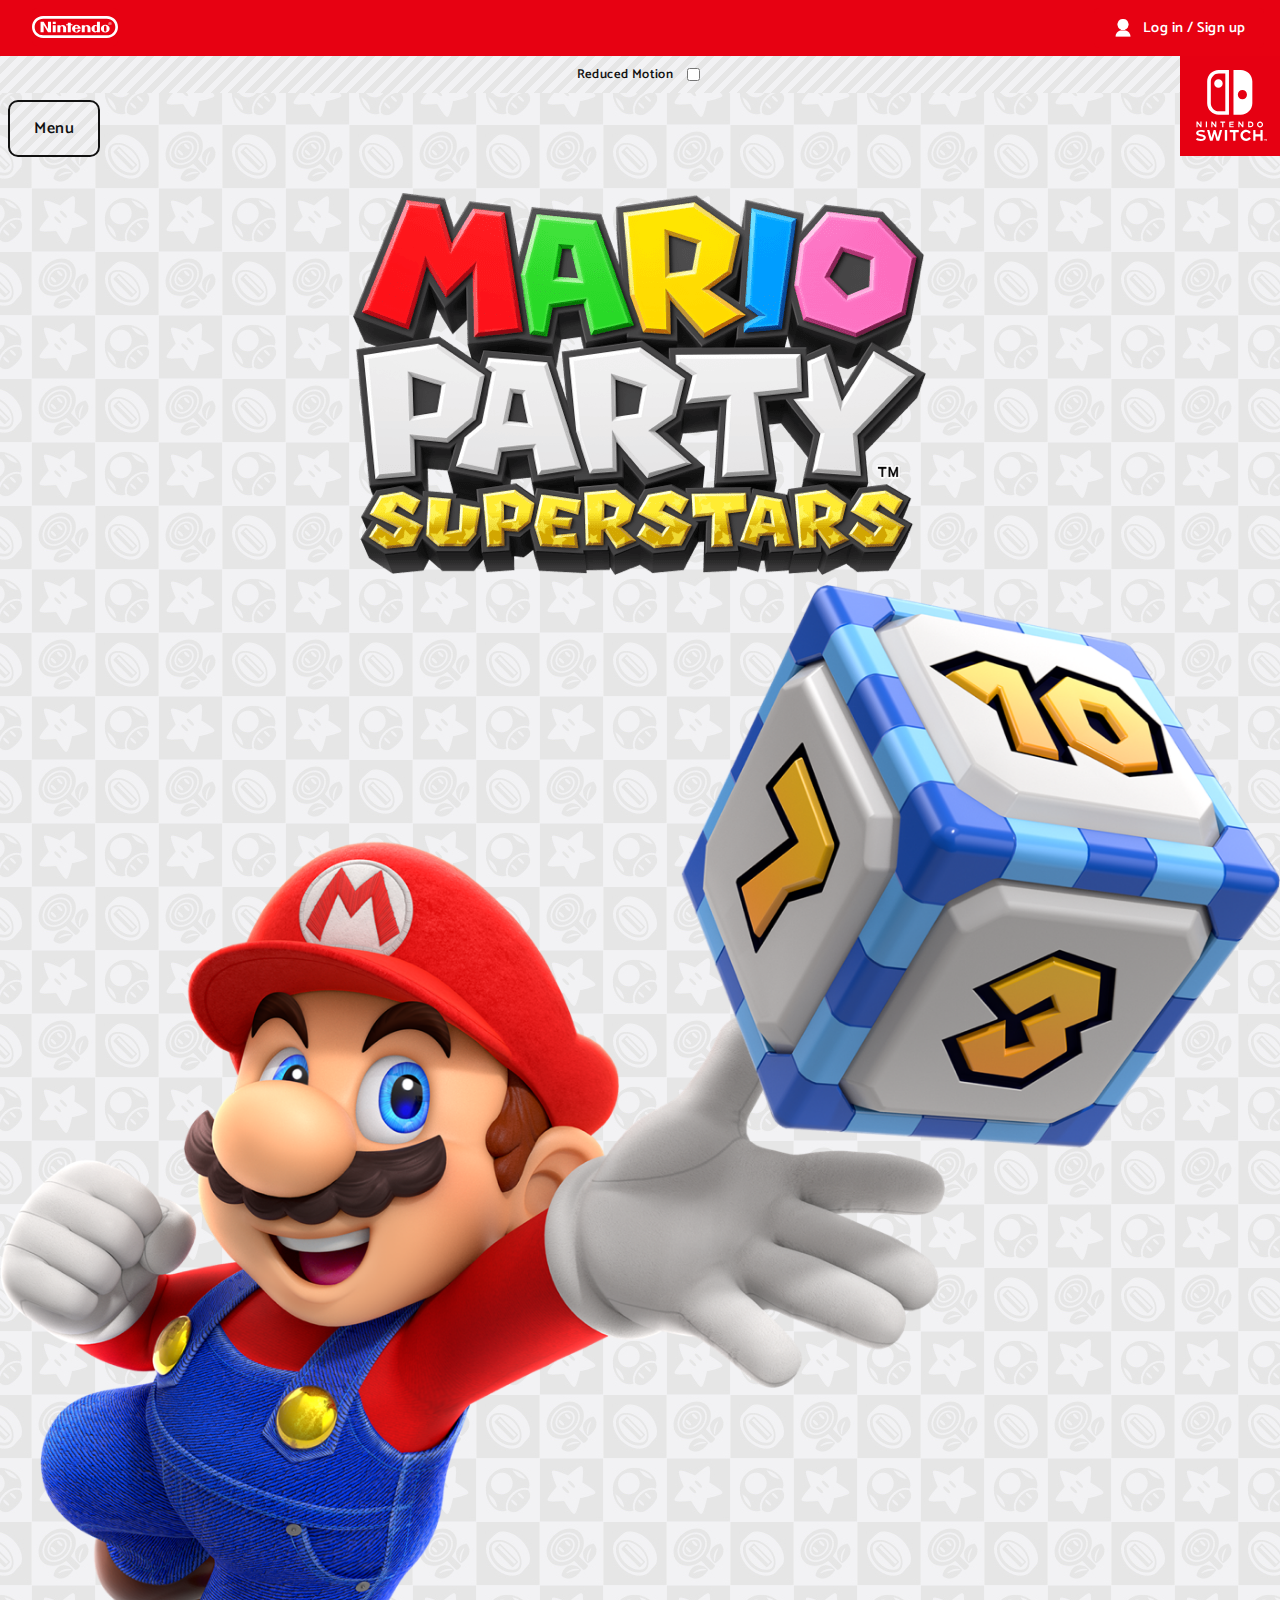
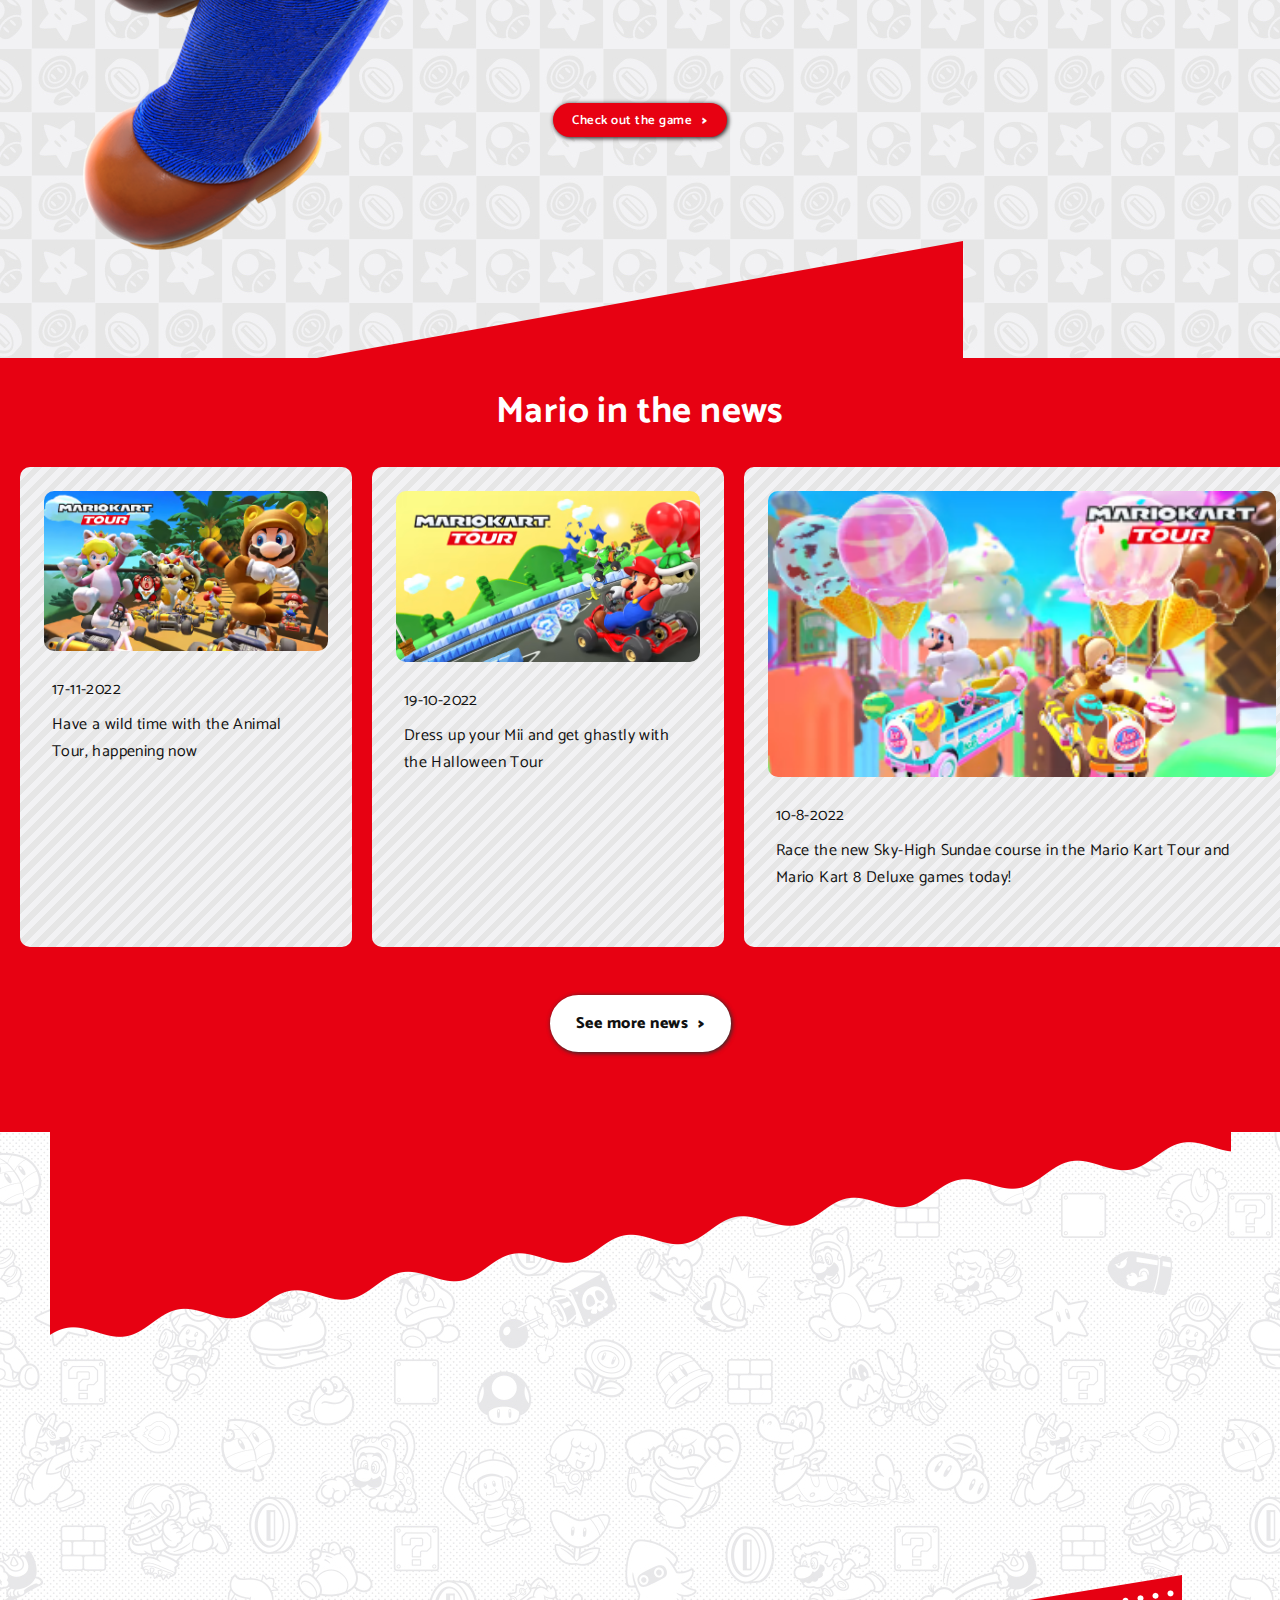
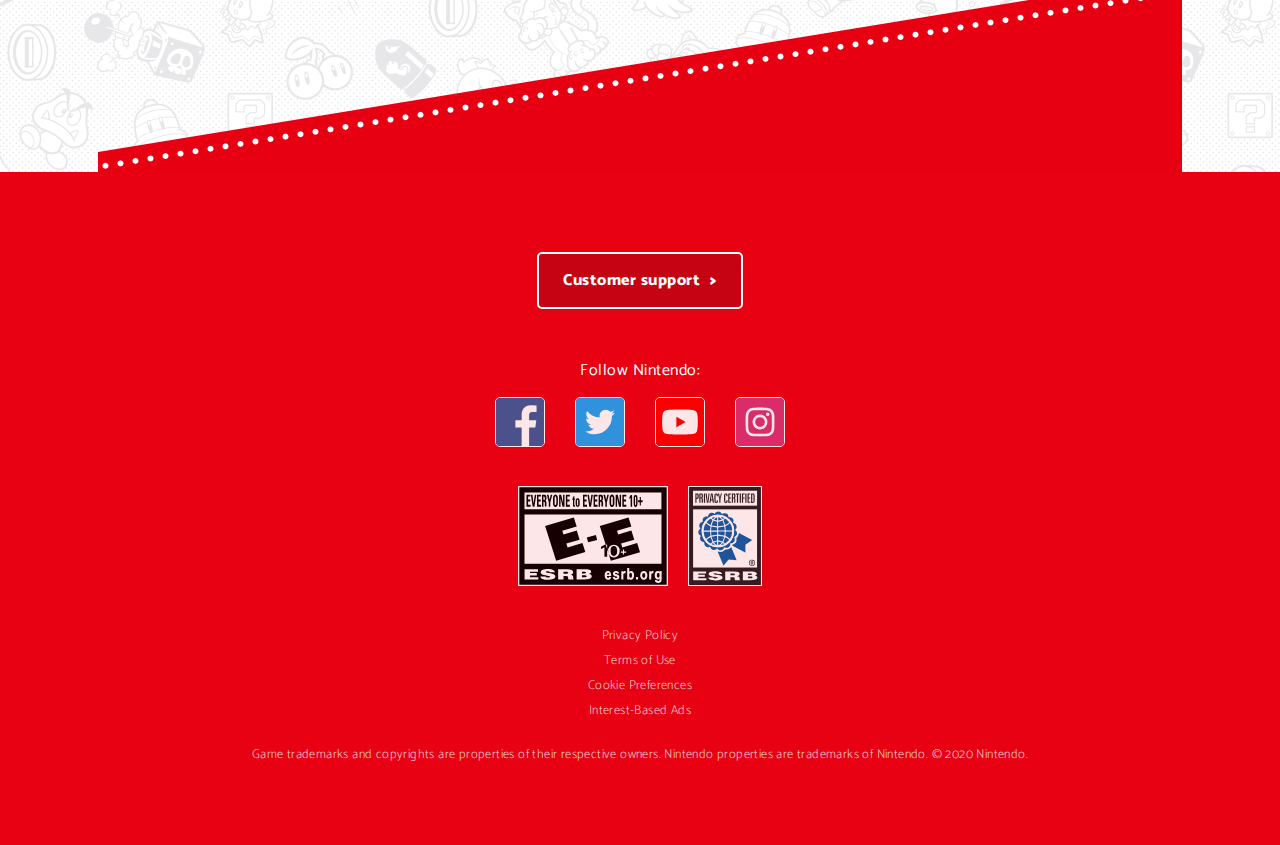
<file: index.html>
<!-- HTML Document -->
<!-- Dit is een kopie van de website van https://mario.nintendo.com -->

<!doctype html>
<html lang="nl">
	
<head>
	<meta charset="UTF-8">
	<meta name="author" content="aleid-vliegers">
	<meta name="viewport" content="width=device-width, initial-scale=1">
	
	<title>Mario Bros Nintendo</title>
	
	<link href="styles/style.css" rel="stylesheet">
	<link rel="icon" type="image/png" href="images/favicon.png">
</head>

<body>
	<header>
		<nav>
			<ul>
				<li>
					<a href="index.html"><img src="images/nintendo-logo.svg" alt="nintendo logo"></a>
				</li>
				<li>
					<a><img src="images/user-icon2.png" alt="gebruikers icon"><span>Log in / Sign up</span></a>
				</li>
			</ul>
		</nav>
		<nav>
			<label for="check">Reduced Motion</label><input type="checkbox" id="check"> 
			<!-- Bron: https://www.w3schools.com/tags/att_input_type_checkbox.asp -->
			<img src="images/switch.svg" alt="switch image">
			<button>Menu</button>
			<ul>
				<li><a href="index.html">Home</a></li>
				<li><a href="characters.html">Mario History</a></li>
				<li><a href="characters.html">Characters</a></li>
				<li><a href="characters.html">News</a></li>
				<li><img src="images/mario-head.png" alt="mario image"></li>
			</ul>
		</nav>
	</header>

	<main class="index">
		<section>
			<img src="images/mpss.png" alt="mario party image">		
			<img src="images/mario-party.png" alt="mario image">
			<a href="characters.html">Check out the game<span>></span></a>
			<img src="images/bg-straight-1.2.png" alt="achtergrond aanvulling image">
		</section>
		<section>
			<h1>Mario in the news</h1>
			<ul>
				<li>
					<img src="images/index-cards-1.avif" alt="mario in the news image">
					<time>17-11-2022</time>
					<p>Have a wild time with the Animal Tour, happening now</p>
				</li>
				<li>
					<img src="images/index-cards-2.avif" alt="mario in the news image">
					<time>19-10-2022</time>
					<p>Dress up your Mii and get ghastly with the Halloween Tour</p>
				</li>
				<li>
					<img src="images/index-cards-3.avif" alt="mario in the news image">
					<time>10-8-2022</time>
					<p>Race the new Sky-High Sundae course in the Mario Kart Tour and Mario Kart 8 Deluxe games today!</p>
				</li>
			</ul>
			<a href="characters.html">See more news<span>></span></a>
			<img src="images/bg-ribbel-1.png" alt="achtergrond aanvulling image">
		</section>
		<section>
			<img src="images/bg-stipjes.png" alt="achtergrond aanvulling image">
		</section>
	</main>

	<footer>
		<a href="characters.html">Customer support<span>></span></a>
		<h2>Follow Nintendo:</h2>
		<ul>
			<li>
				<img src="images/logo-facebook.svg" alt="facebook icon">
			</li>
			<li>
				<img src="images/logo-twitter.svg" alt="twitter icon">
			</li>
			<li>
				<img src="images/logo-youtube.svg" alt="youtube icon">
			</li>
			<li>
				<img src="images/logo-instagram.svg" alt="instagram icon">
			</li>
		</ul>
		<ul>
			<li>
				<img src="images/en-e-e10.svg" alt="everyone to everyone 10+ image">
			</li>
			<li>
				<img src="images/logo-esrb-privacy-certified.svg" alt="privacy certified image">
			</li>
		</ul>
		<ul>
			<li>Privacy Policy</li>
			<li>Terms of Use</li>
			<li>Cookie Preferences</li>
			<li>Interest-Based Ads</li>
			<li>Game trademarks and copyrights are properties of their respective owners. Nintendo properties are trademarks of Nintendo. © 2020 Nintendo.</li>
		</ul>
	</footer>

	<script defer src="scripts/script.js"></script>
</body>
	
</html>
</file>
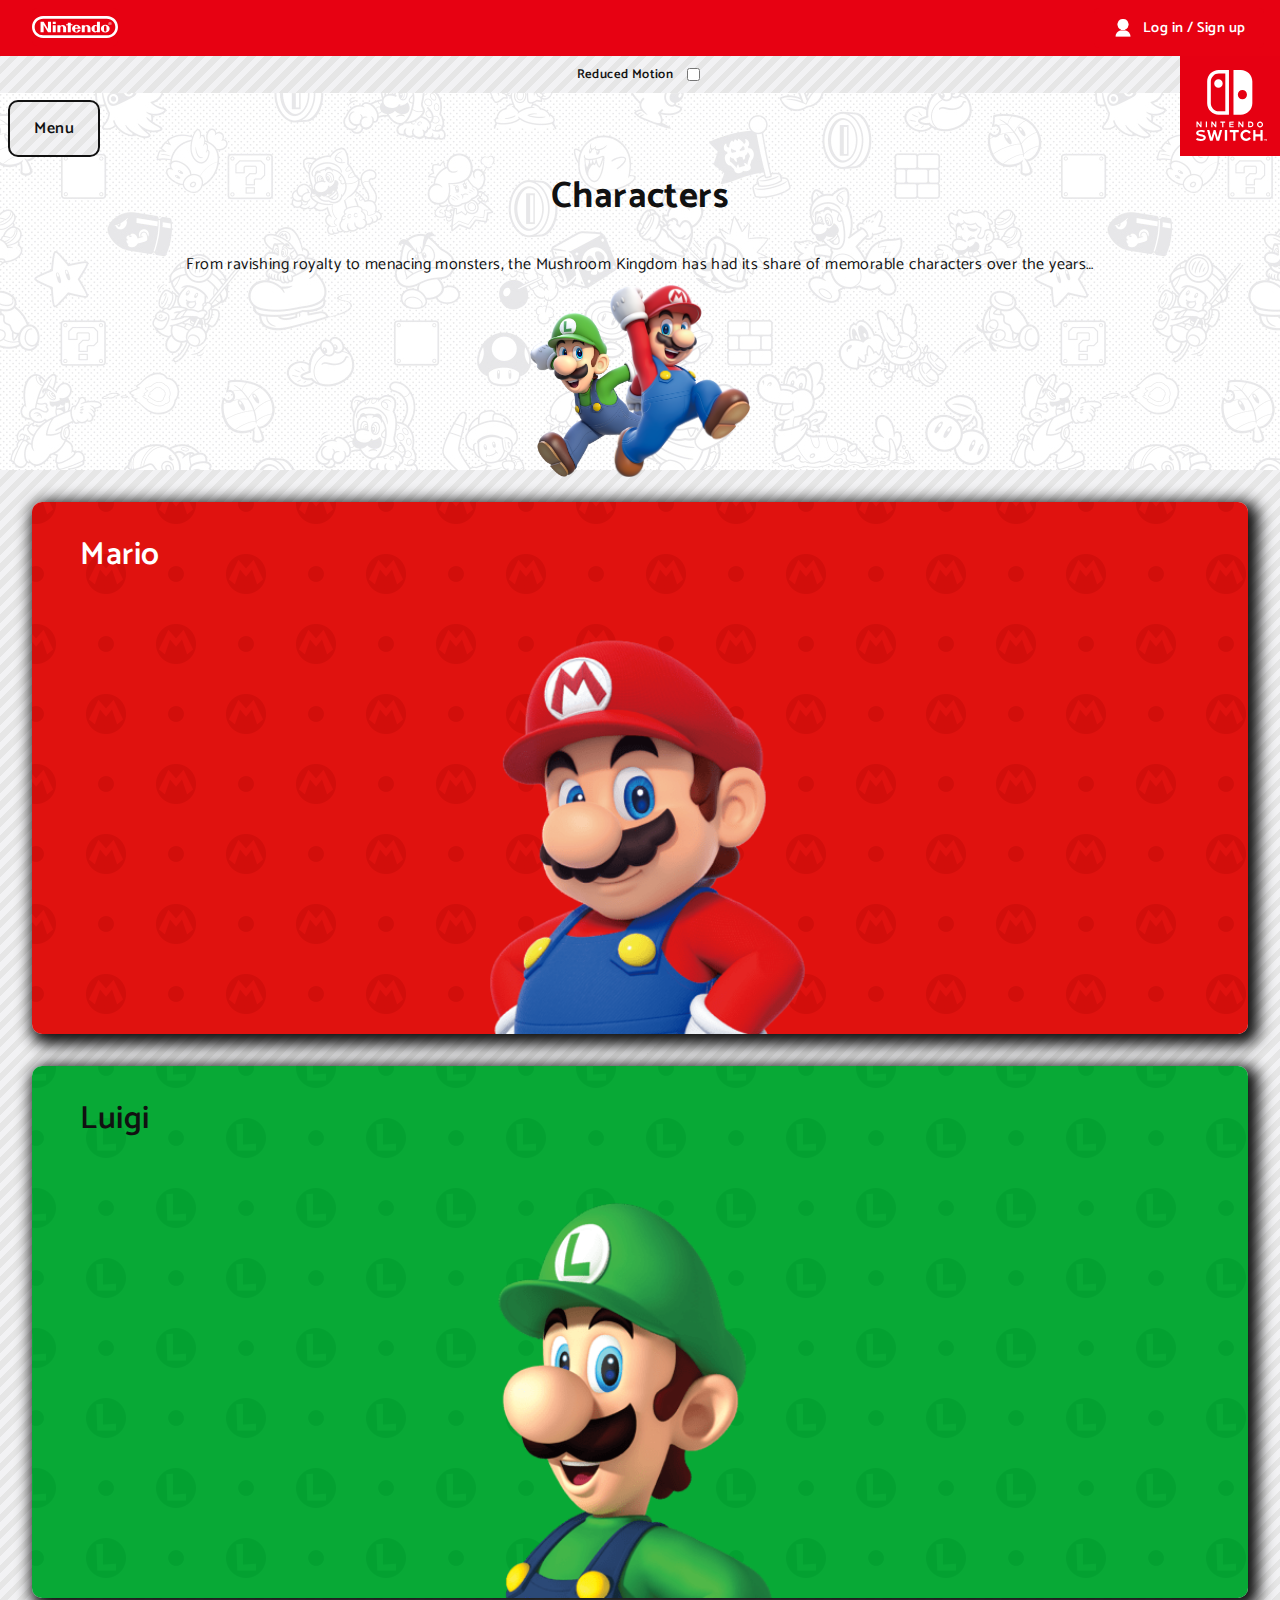
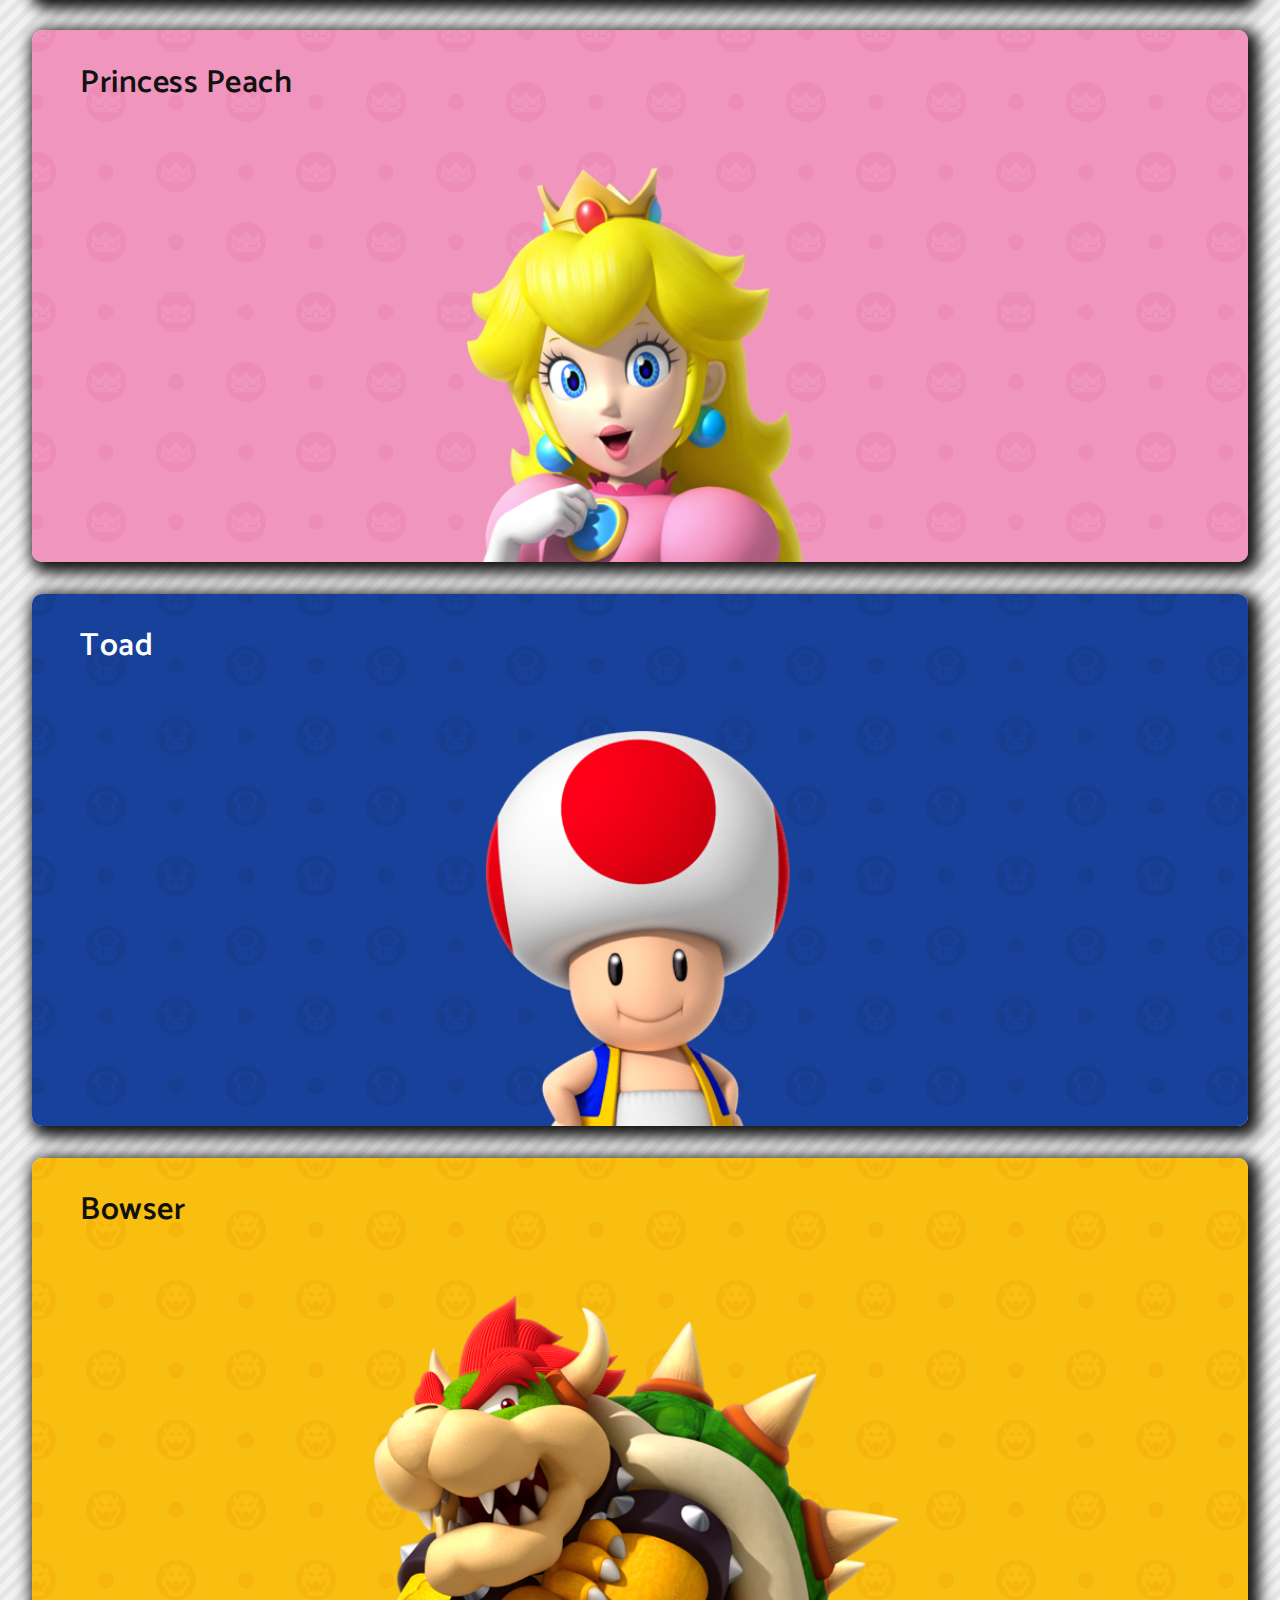
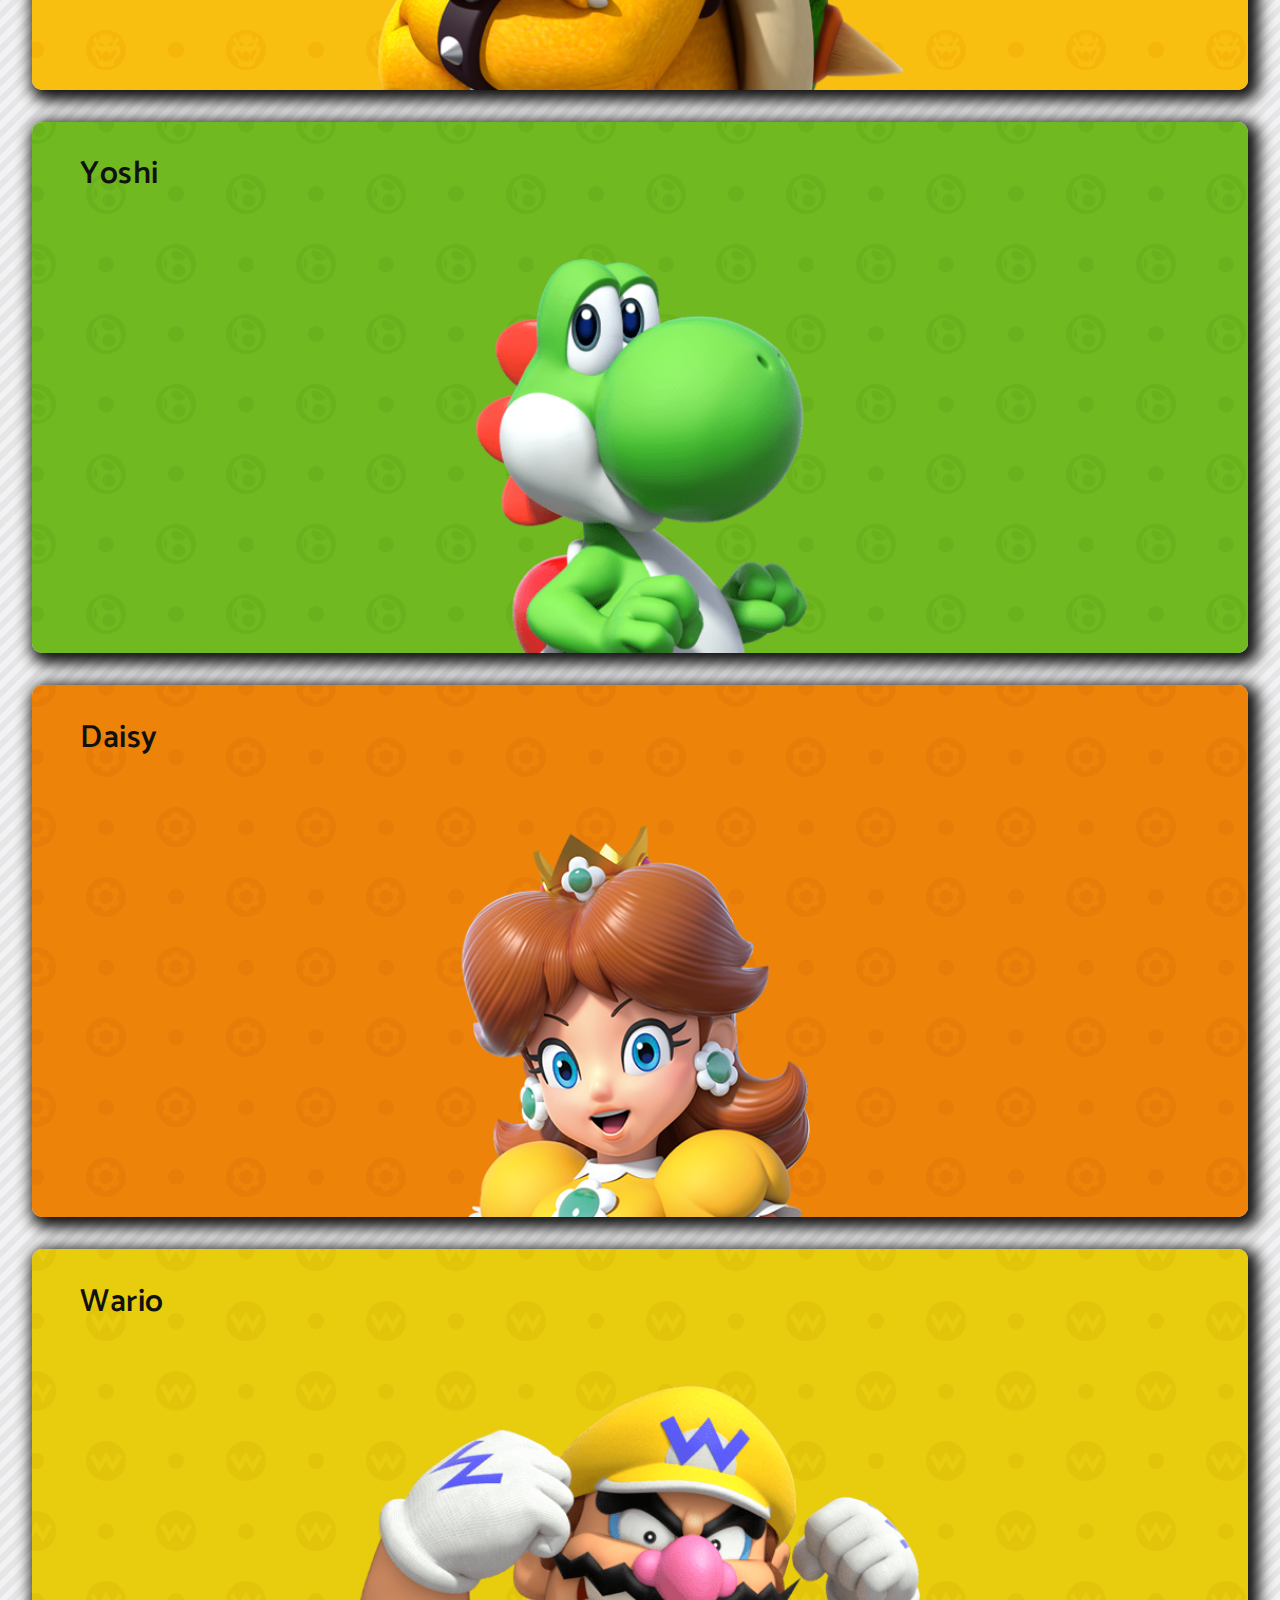
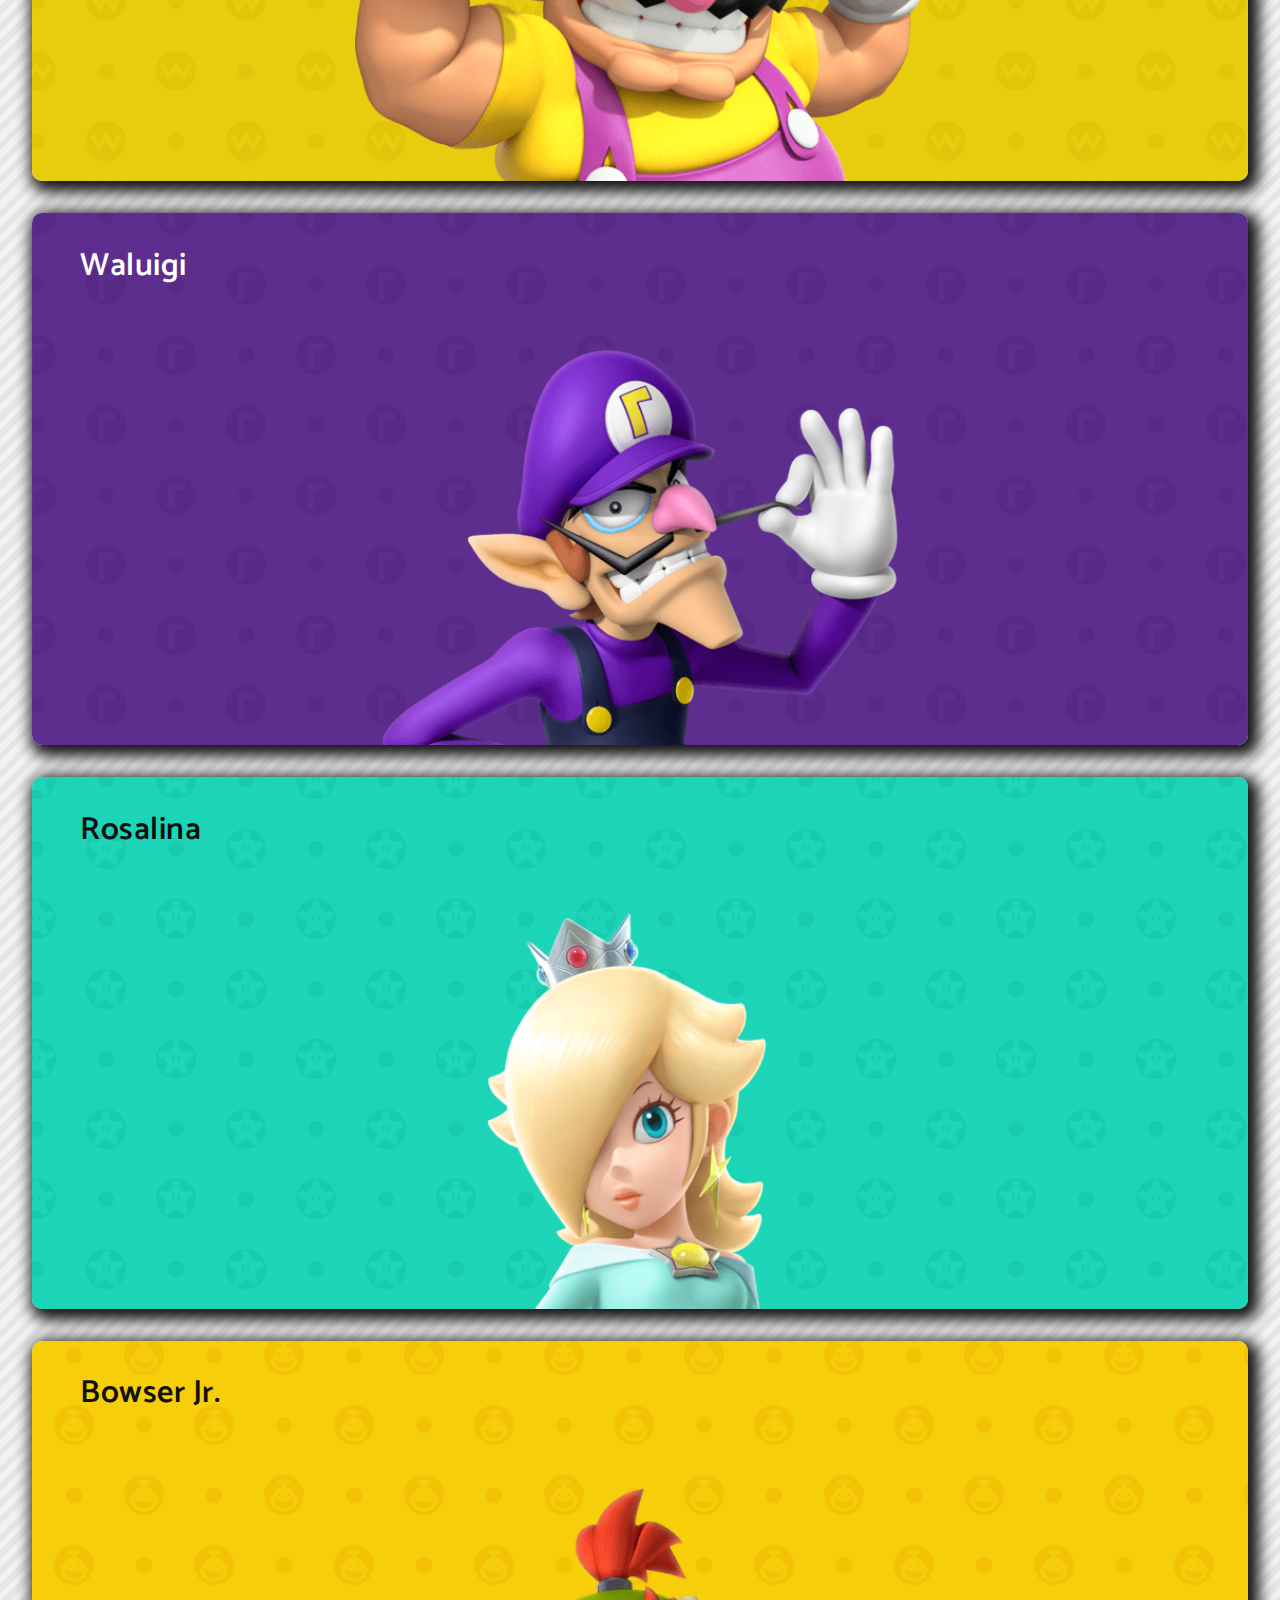
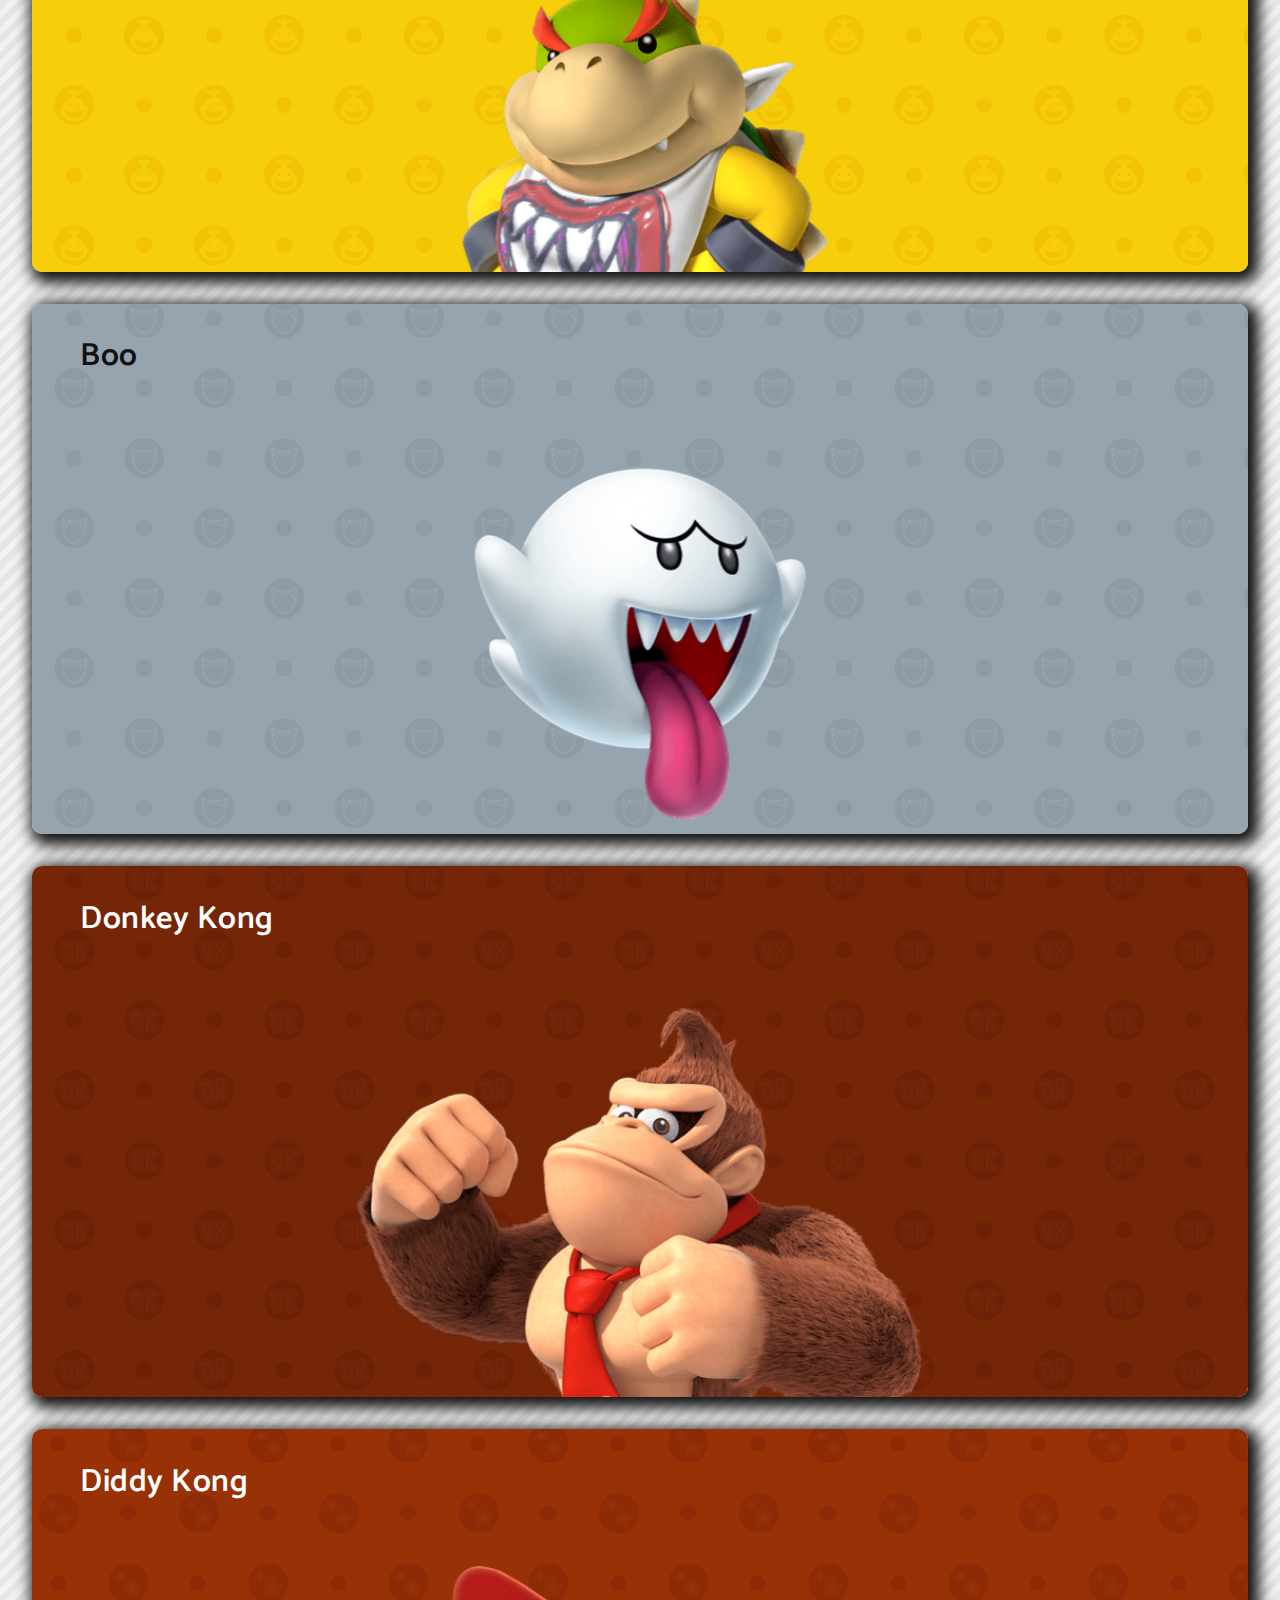
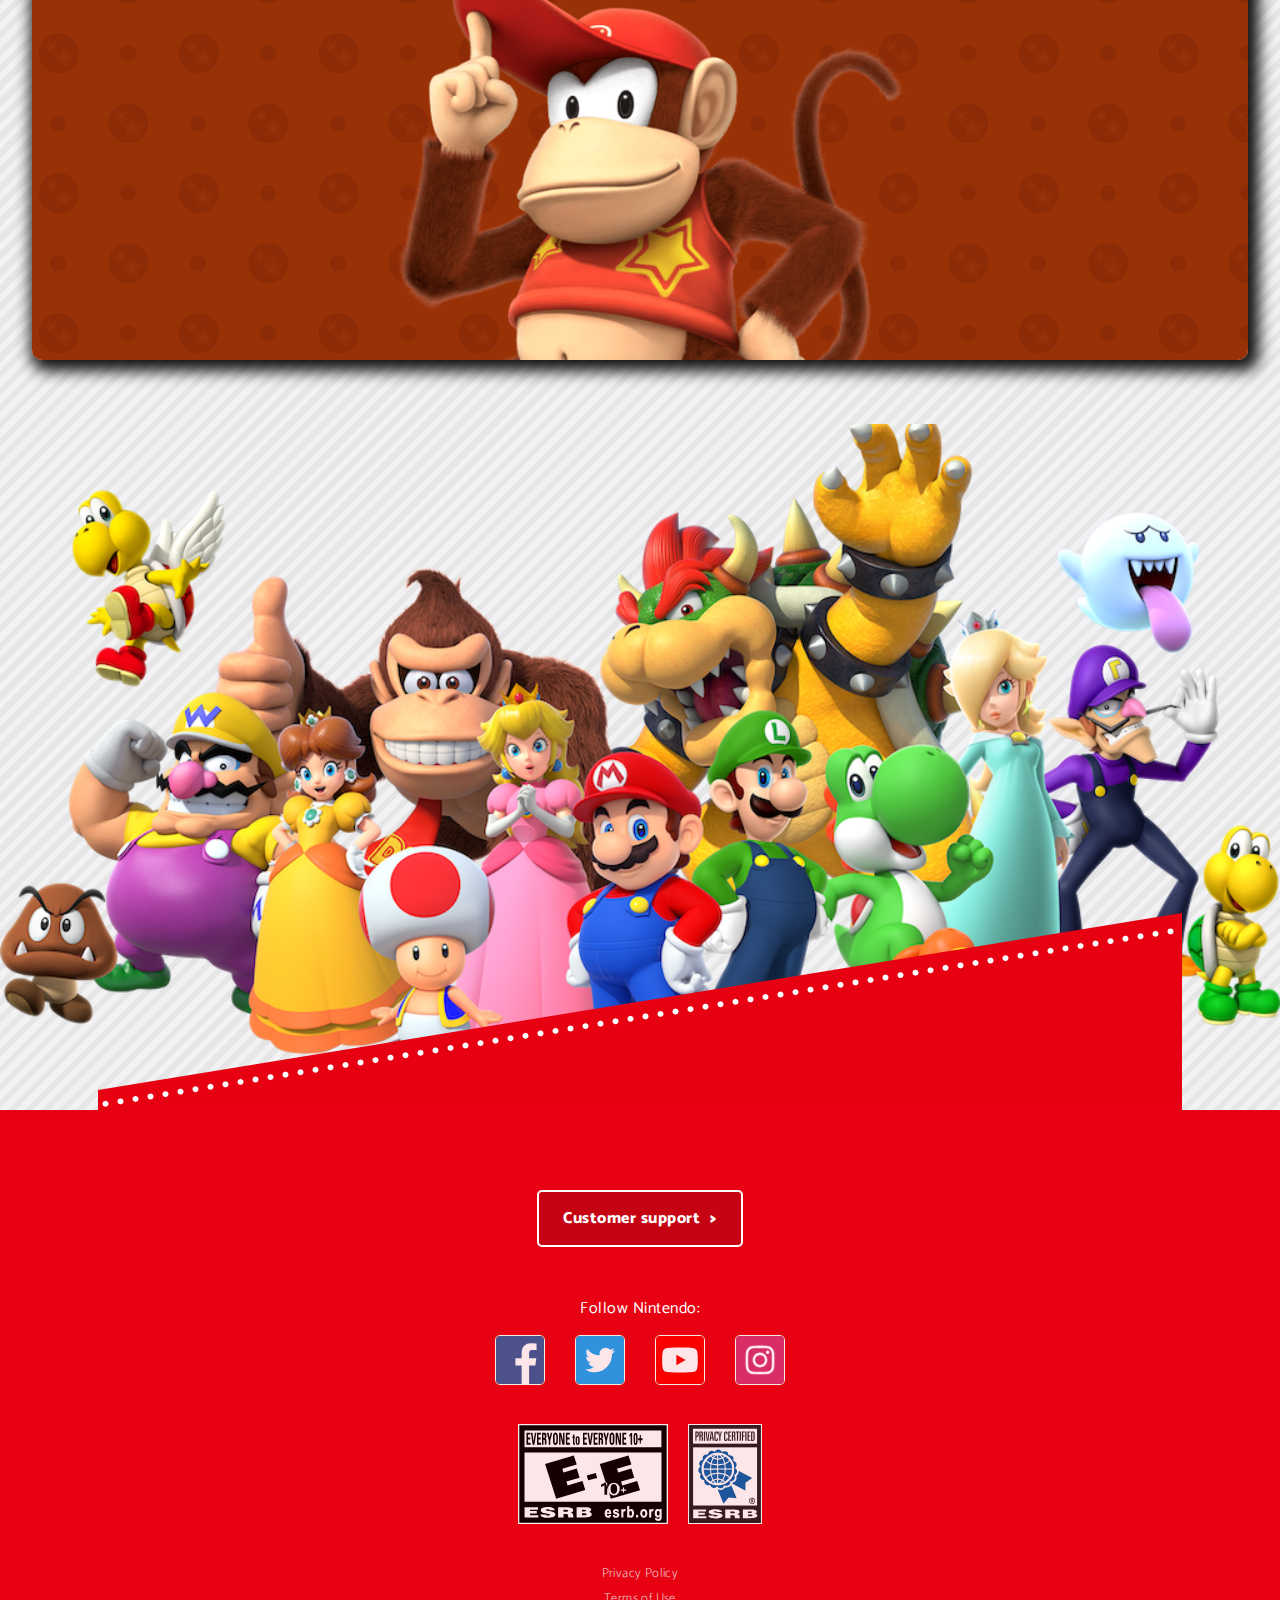
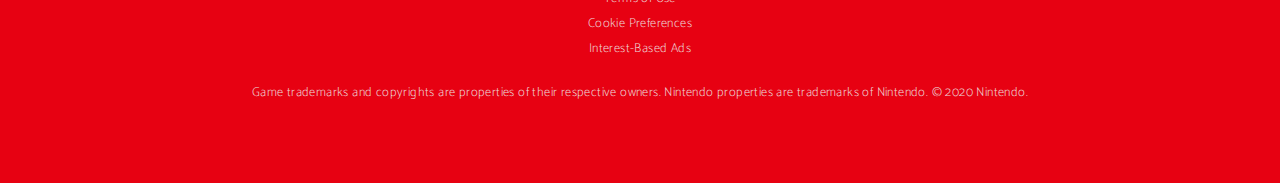
<file: characters.html>
<!-- HTML Document -->
<!-- Dit is een kopie van de website van https://mario.nintendo.com -->

<!doctype html>
<html lang="nl">
	
<head>
	<meta charset="UTF-8">
	<meta name="author" content="aleid-vliegers">
	<meta name="viewport" content="width=device-width, initial-scale=1">
	
	<title>Mario Bros Nintendo Characters</title>
	
	<link href="styles/style.css" rel="stylesheet">
	<link rel="icon" type="image/png" href="images/favicon.png">
</head>

<body>
	<header>
		<nav>
			<ul>
				<li>
					<a href="index.html"><img src="images/nintendo-logo.svg" alt="nintendo logo"></a>
				</li>
				<li>
					<a><img src="images/user-icon2.png" alt="user icon"><span>Log in / Sign up</span></a>
				</li>
			</ul>
		</nav>
		<nav>
			<label for="check">Reduced Motion</label><input type="checkbox" id="check"> 
			<!-- Bron: https://www.w3schools.com/tags/att_input_type_checkbox.asp -->
			<img src="images/switch.svg" alt="switch image">
			<button>Menu</button>
			<ul>
				<li><a href="index.html">Home</a></li>
				<li><a href="characters.html">Mario History</a></li>
				<li><a href="characters.html">Characters</a></li>
				<li><a href="characters.html">News</a></li>
				<li><img src="images/mario-head.png" alt="mario image"></li>
			</ul>
		</nav>
	</header>

	<main class="detailpagina">
		<section>
			<h1>Characters</h1>
			<p>From ravishing royalty to menacing monsters, the Mushroom Kingdom has had its share of memorable characters over the years…</p>
			<ul>
				<li><img src="images/characters-luigi.png" alt="luigi image"></li>
				<li><img src="images/characters-mario.png" alt="mario image"></li>
			</ul>
		</section>
		<section>
			<ul>
				<li>
					<h2>Mario</h2>
					<img src="images/mario.png" alt="mario image">
				</li>
				<li>
					<h2>Luigi</h2>
					<img src="images/luigi.png" alt="luigi image">
				</li>
				<li>
					<h2>Princess Peach</h2>
					<img src="images/peach.png" alt="princess peach image">
				</li>
				<li>
					<h2>Toad</h2>
					<img src="images/toad.png" alt="toad image">
				</li>
				<li>
					<h2>Bowser</h2>
					<img src="images/bowser.png" alt="bowser image">
				</li>
				<li>
					<h2>Yoshi</h2>
					<img src="images/yoshi.png" alt="yoshi image">
				</li>
				<li>
					<h2>Daisy</h2>
					<img src="images/daisy.png" alt="daisy image">
				</li>
				<li>
					<h2>Wario</h2>
					<img src="images/wario.png" alt="wario image">
				</li>
				<li>
					<h2>Waluigi</h2>
					<img src="images/waluigi.png" alt="waluigi image">
				</li>
				<li>
					<h2>Rosalina</h2>
					<img src="images/rosalina.png" alt="rosalina image">
				</li>
				<li>
					<h2>Bowser Jr.</h2>
					<img src="images/bowser-jr.png" alt="bowser jr image">
				</li>
				<li>
					<h2>Boo</h2>
					<img src="images/boo.png" alt="boo image">
				</li>
				<li>
					<h2>Donkey Kong</h2>
					<img src="images/donkey-kong.png" alt="donkey kong image">
				</li>
				<li>
					<h2>Diddy Kong</h2>
					<img src="images/diddy-kong.png" alt="diddy kong image">
				</li>
			</ul>
			<img src="images/characters.png" alt="characters image">
		</section>
		<section>
			<img src="images/bg-stipjes.png" alt="achtergrond aanvulling image">
		</section>
	</main>

	<footer>
		<a href="characters.html">Customer support<span>></span></a>
		<h2>Follow Nintendo:</h2>
		<ul>
			<li>
				<img src="images/logo-facebook.svg" alt="facebook icon">
			</li>
			<li>
				<img src="images/logo-twitter.svg" alt="twitter icon">
			</li>
			<li>
				<img src="images/logo-youtube.svg" alt="youtube icon">
			</li>
			<li>
				<img src="images/logo-instagram.svg" alt="instagram icon">
			</li>
		</ul>
		<ul>
			<li>
				<img src="images/en-e-e10.svg" alt="everyone to everyone 10+ image">
			</li>
			<li>
				<img src="images/logo-esrb-privacy-certified.svg" alt="privacy certified image">
			</li>
		</ul>
		<ul>
			<li>Privacy Policy</li>
			<li>Terms of Use</li>
			<li>Cookie Preferences</li>
			<li>Interest-Based Ads</li>
			<li>Game trademarks and copyrights are properties of their respective owners. Nintendo properties are trademarks of Nintendo. © 2020 Nintendo.</li>
		</ul>
	</footer>

	<script defer src="scripts/script.js"></script>
</body>
	
</html>
</file>
<file: styles/style.css>
/* Styles Document */
@import url('https://fonts.googleapis.com/css2?family=Catamaran:wght@100;400;500;600;800;900&display=swap');
/* Bron: https://fonts.google.com/ */


/* CSS REMEDY */
*, *::after, *::before {
  box-sizing:border-box;  
}

button, summary {
	cursor: pointer;
}


/* CUSTOM PROPERTIES */
/* Bron: https://dlo.mijnhva.nl/content/enforced/437099-FDMCI-2000FED121-DMCI-CMD-2223-1/FED%2022-23%20-%20Blok%202%20-%20Oefening%20typografie%20-%20custom%20properties.pdf */
:root {
	
	/* colors */
	--color-dark-grey: #302f2f;
	--color-light-grey: #f0f0f0;
	--color-red: #e70112;
	--color-deep-red: #c60313;
	--color-white: #fff;
	--color-black: #111;
	--color-hover-grey: #0000004d;
	--color-transpsrant: #ffffff00;
	--color-focus-yellow: #ffd324;
	/* Bron: https://mario.nintendo.com */

	/* fonts */
	--font-main: "Catamaran", sans-serif;
	--font-base: 16px;
	--font-thin: 100;
	--font-regular: 400;
	--font-medium: 500;
	--font-semibold: 600;
	--font-bold: 800;
	--font-black: 900;

	/* animaties */
	--jump-animation: jump 1.5s ease;
	--mario-ease: mario-ease 1.5s ease;
	--character-bounce: character-bounce 1.5s ease;
	/* Bron: Ymaro Blue */

	/* background */
	--gradient-background: repeating-linear-gradient(-45deg, #302f2f, #302f2f 6px, #2a2929 0, #2a2929 12px);
	/* Bron: https://mario.nintendo.com */

	/* transition */
	--transition-01: .1;
	--transition-02: .2;
	--transition-03: .3;
	--transition-04: .4;
	--transition-05: .5s;
}


/* LIGHT MODE */
@media (prefers-color-scheme:light) { 
	body {
	--gradient-background: repeating-linear-gradient(-45deg, #f2f2f4, #f2f2f4 6px, #E6E6E6 0, #E6E6E6 12px);
	}

	nav:last-of-type {
	--color-white: var(--color-black);
	}

	label {
	color: var(--color-black);
	--font-thin: var(--font-semibold);
	}

	time {
		color: var(--color-black);
	}

	p {
	color: var(--color-black);
	}
}


/* REDUCED MOTION */
:root:has(#check:checked) {
	--jump-animation: none;
	--mario-ease: none;
	--character-bounce: none;
	/* Bron: Ymaro Blue */

	--transition-01: none;
	--transition-02: none;
	--transition-03: none;
	--transition-04: none;
	--transition-05: none;
}


/* ALGEMENE STYLING */
html {
	font-family: var(--font-main);
	font-size: var(--font-base);
	font-weight: var(--font-regular);
	color: var(--color-white);
	letter-spacing: 0.4px;
}

body {
	margin: 0;
	background-color: var(--color-red);
}

header {
	position: relative;
	z-index: 3;
	background-color: var(--color-red);
}

ul {
	margin: 0;
	padding: 0;
}

li {
	list-style-type: none;
}

p {
	margin: 0;
}

a {
	display: flex;
	justify-content: center;
	padding: 0.8em 1.5em 0.8em 1.5em;
	gap: 10px;

	background-color: var(--color-white);
	border: solid 2px var(--color-white);
	border-radius: 30px;

	font-weight: var(--font-bold);
	letter-spacing: 0.5px;
	text-decoration: none;
	color: var(--color-black);
}

main a {
	box-shadow: 1px 1px 4px 0.5px var(--color-dark-grey);
}

span {
	font-weight: var(--font-black);
}

button {
	position: absolute;
	bottom: -4em;
	left: 0.5em;
	z-index: 2;
	padding: 0.8em 1.5em 0.8em 1.5em;

	background-image: var(--gradient-background);
	border: solid 2px var(--color-white);
	border-radius: 10px;

	font-family: var(--font-main);
	font-size: 1em;
	font-weight: var(--font-semibold);
	letter-spacing: 0.5px;
	text-decoration: none;
	color: var(--color-white);
}

section {
	display: flex;
	justify-content: center;
	flex-direction: column;
	align-items: center;
}

h1 {
	font-size: 2.3em;
}

h2 {
	font-size: var(	--font-base);
	font-weight: var(--font-regular);
	letter-spacing: 0.5px;
}


/* STATES */
main a:hover {
	background-color: var(--color-dark-grey);
	border: solid 2px var(--color-white);
	color: var(--color-white);

	transition: var(--transition-01);
}

main a:hover span {
	transform: translate(3.3px);
	transition: var(--transition-02);
}

main a:active {
	transform:translateY(3px); 
}

button:hover {
	transform:translateY(3px); 
}

button:active {
	transform:translateY(3px); 
}

button:focus-visible {
	border: solid 1px var(--color-black);
	box-shadow: 1px 1px 4px 4px var(--color-black);
	outline: solid 4px var(--color-focus-yellow);

	transform: scale(1.04);
}

a:focus-visible {
	border: solid 1px var(--color-black);
	box-shadow: 1px 1px 4px 4px var(--color-black);
	outline: solid 4px var(--color-focus-yellow);
	text-decoration: underline;

	transform: scale(1.04);
}


/* NAVIGATIE 1 */
nav:first-of-type ul {
	display: flex;
	justify-content: space-between;
	padding: 0.5em 1em 0.5em 2em;
}

nav:first-of-type ul li a {
	display: flex;
	justify-content: center;
	align-items: center;
	padding: 0.5em 0em 0.5em 0em;
	gap: 10px;

	background-color: var(--color-red);
	border: none;
	border-radius: 5px;
}

nav:first-of-type ul li a img {
	max-height: 1.4em;
}

nav:first-of-type ul li a span {
	font-size: 0.9em;
	font-weight: var(--font-semibold);
	letter-spacing: 0.4px;
	color: var(--color-white);
}

nav:first-of-type ul li:nth-of-type(2) a {
	width: 170px;
}

nav:first-of-type ul li:nth-of-type(2) a:hover {
	padding: 0.5em 0em 0.5em 0em;

	background-color: var(--color-hover-grey);
	border-style: none;
	border-radius: 5px;

	transition: transform 0.4s;
}

a.mijnJava {
	transform: rotate(180deg);
}


/* NAVIGATIE 2 */
nav:last-of-type {
	display: flex;
	justify-content: center;
	align-items: center;
	position: relative;
	padding: 0.5em;
	gap: 10px;

	background-image: var(--gradient-background);
}

label:first-of-type {
	font-weight: var(--font-thin);
	font-size: 0.8em;
}

nav:last-of-type > img {
	position: absolute;
	top: 0;
	right: 0;
	z-index: 3;
	max-width: 10%;
}


/* NAVIGATIE MENU DICHT */
nav:last-of-type ul {
	display: flex;
	flex-direction: column;
	justify-content: top;
	align-items: center;
	position: absolute;
	top: 2.2em;
	padding: 5em;
	gap: 15px;
	height: 90vh;
	width: 100%;
	
	background-image: var(--gradient-background);

	transform: translate(-100%);
	transition: var(--transition-05);
}

nav:last-of-type ul li {
	display: flex;
	flex-direction: column;
	align-items: center;
}

nav:last-of-type ul li a {
	background-color: var(--color-transpsrant);
	border: solid 2px var(--color-transpsrant);
	border-radius: 5px;

	color: var(--color-white);
}

nav:last-of-type ul li a:hover {
	background-color: var(--color-red);
	border: solid 2px var(--color-white);
	border-radius: 5px;

	transition: var(--transition-03);
}

nav:last-of-type ul li img {
	max-width: 80%;
	margin-top: 7em;
}


/* NAVIGATIE MENU OPEN */
body.overflow {
	overflow: hidden;
}

nav:last-of-type.openMenu button {
	border: none;
	background-color: var(--color-transpsrant);
	background-image: none;
}

nav:last-of-type.openMenu button:hover {
	transform:translateY(0px); 
}

nav:last-of-type.openMenu button img {
	max-width: 25px;
}

nav:last-of-type.openMenu ul {
	transform: translate(0%);
	transition: var(--transition-05);
}


/* INDEX PAGINA */
main.index section:first-of-type {
	position: relative;
	padding-bottom: 5em;

	background-image: url("../images/slide-mpss.jpg");
}

main.index section:first-of-type img:first-of-type {
	padding-top: 1em;
	max-width: 100%;
	max-height: 100%;
	z-index:2;
}

main.index section:first-of-type img:nth-of-type(2) {
	max-width: 100%;
	max-height: 100%;
	margin: -2em;
}

main.index section:first-of-type img:nth-of-type(2).styling {
	max-width: 60%;
	max-height: 60%;
	margin: -2em;
}


/* MARIO + MARIO PARTY ANIMATIE */
main.index section:first-of-type img:not(:last-of-type) {
	animation: var(--mario-ease);
}
/* Bron: https://codepen.io/shooft/pen/KKorGPa */

main.index section:first-of-type img:nth-of-type(2).jump,
main.detailpagina section:first-of-type ul li img.jump {
	animation: var(--jump-animation);
}

@keyframes jump {
	0%   { transform: scale(1,1)    translateY(0); }
	10%  { transform: scale(1.1,.9) translateY(0); }
	30%  { transform: scale(.9,1.1) translateY(-100px); }
	50%  { transform: scale(1,1)    translateY(0); }
	100% { transform: scale(1,1)    translateY(0); }
}
/* Bron: https://css-tricks.com/making-css-animations-feel-natural/ */


main.index section:first-of-type a {
	margin-top: -9em;
	margin-bottom: 11em;
	padding: 0.5em 1.5em 0.5em 1.5em;

	background-color: var(--color-red);
	border: none;

	font-size: 0.8em;
	font-weight: var(--font-semibold);
	color: var(--color-white);
}

main.index section:first-of-type img:last-of-type {
	position: absolute;
	bottom: 0;
	max-width: 100%;
}

main.index section:nth-of-type(2) {
	position: relative;
	padding-bottom: 5em;
}

main.index section:nth-of-type(2) ul {
	display: flex;
	margin-left: 2.5em;
	margin-bottom: 3em;
	width: 100vw;
	gap: 20px;

	overflow: scroll;
}

main.index section:nth-of-type(2) ul li {
	padding: 1.5em 1.5em 3em 1.5em;
	min-width: 15em;

	background-image: var(--gradient-background);
	border-radius: 10px;
}

main.index section:nth-of-type(2) ul li img {
	margin-bottom: 1em;
	width: 100%;
	
	border-radius: 10px;
}

main.index section:nth-of-type(2) ul li time {
	margin: 0.5em;
}

main.index section:nth-of-type(2) ul li p {
	margin: 0.5em;
}

main.index section:nth-of-type(2) > img {
	position: absolute;
	top: 100%;
	max-width: 100%;
	z-index: 1;
}

main.index section:nth-of-type(3) {
	position: relative;
}

main.index section:nth-of-type(3) {
	width: 100%;
	height: 40em;

	background-image: url("../images/slide-sm3dwbf.jpg");
}

main.index section:nth-of-type(3) > img {
	position: absolute;
	bottom: 0;
	max-width: 100%;
}


/* CHARACTERS PAGINA */
main.detailpagina section:first-of-type {
	position: relative;
	padding-bottom: 12em;

	background-image: url("../images/slide-sm3dwbf.jpg");
}

main.detailpagina section:first-of-type h1 {
	margin-top: 2em;
	color: var(--color-black);
}

main.detailpagina section:first-of-type p {
	text-align: center;
	width: 90%;

	color: var(--color-black);
}

main.detailpagina section:first-of-type ul {
	display: flex;
	align-items: center;
	justify-content: center;
}

main.detailpagina section:first-of-type ul li:first-of-type  {
	position: absolute;
	bottom: 0;
	margin-right: 5em;
	margin-bottom: -1em;
}

main.detailpagina section:first-of-type ul li:nth-of-type(2)  {
	position: absolute;
	bottom: 0;
	margin-left: 5em;
	margin-bottom: -1em;
}

main.detailpagina section:first-of-type ul li img {
	max-width: 140px;
}

main.detailpagina section:nth-of-type(2) {
	background-image: var(--gradient-background);
}

main.detailpagina section:nth-of-type(2) ul {
	display: flex;
	flex-direction: column;
	margin: 2em 0em 4em 0em;
	width: 95%;
	gap: 2em;
}

main.detailpagina section:nth-of-type(2) ul li {
	display: flex;
	flex-direction: column;
	justify-content: center;
	align-items: center;

	border-radius: 10px;
	box-shadow: 5px 5px 15px 6px var(--color-black);
}

main.detailpagina section:nth-of-type(2) ul li h2 {
	align-self: start;
	padding-left: 1.5em;

	font-size: 2em;
	font-weight: var(--font-semibold);
	letter-spacing: 0.5px;
}

main.detailpagina section:nth-of-type(2) ul li img {
	padding-top: 2em;
	width: 50%;
}

main.detailpagina section:nth-of-type(2) ul li:first-of-type {
	background-image: url("../images/mario-bg.gif");
}

main.detailpagina section:nth-of-type(2) ul li:nth-of-type(2) {
	background-image: url("../images/luigi-bg.gif");
	color: var(--color-black);
}

main.detailpagina section:nth-of-type(2) ul li:nth-of-type(3) {
	background-image: url("../images/peach-bg.gif");
	color: var(--color-black);
}

main.detailpagina section:nth-of-type(2) ul li:nth-of-type(4) {
	background-image: url("../images/toad-bg.gif");
}

main.detailpagina section:nth-of-type(2) ul li:nth-of-type(5) {
	background-image: url("../images/bowser-bg.gif");
	color: var(--color-black);
}

main.detailpagina section:nth-of-type(2) ul li:nth-of-type(6) {
	background-image: url("../images/yoshi-bg.gif");
	color: var(--color-black);
}

main.detailpagina section:nth-of-type(2) ul li:nth-of-type(7) {
	background-image: url("../images/daisy-bg.gif");
	color: var(--color-black);
}

main.detailpagina section:nth-of-type(2) ul li:nth-of-type(8) {
	background-image: url("../images/wario-bg.gif");
	color: var(--color-black);
}

main.detailpagina section:nth-of-type(2) ul li:nth-of-type(9) {
	background-image: url("../images/waluigi-bg.gif");
}

main.detailpagina section:nth-of-type(2) ul li:nth-of-type(10) {
	color: var(--color-black);
	background-image: url("../images/rosalina-bg.gif");
}

main.detailpagina section:nth-of-type(2) ul li:nth-of-type(11) {
	background-image: url("../images/bowser-jr-bg.gif");
	color: var(--color-black);
}

main.detailpagina section:nth-of-type(2) ul li:nth-of-type(12) {
	background-image: url("../images/boo-bg.gif");
	color: var(--color-black);
}

main.detailpagina section:nth-of-type(2) ul li:nth-of-type(13) {
	background-image: url("../images/donkey-kong-bg.gif");
}

main.detailpagina section:nth-of-type(2) ul li:nth-of-type(14) {
	background-image: url("../images/diddy-kong-bg.gif");
}

main.detailpagina section:nth-of-type(2) > img {
	width: 100%;
}

main.detailpagina section:nth-of-type(3) {
	position: relative;
}

main.detailpagina section:nth-of-type(3) img {
	position: absolute;
	bottom: 0;
	max-width: 100%;
}


/* CHARACTERS ANIMATIE */
@keyframes character-bounce {
	0% { transform: scale(1);}
	5% { transform: scale(.7);}
	100% { transform: scale(1);}
}
  
main.detailpagina section:nth-of-type(2) ul li:hover img {
	animation: var(--character-bounce);
}
/* Bron: https://codepen.io/shooft/pen/KKorGPa */


/* FOOTER */
footer {
	display: flex;
	flex-direction: column;
	justify-content: center;
	align-items: center;
	margin: 5em;

	background-color: var(--color-red);
}

footer a {
	background-color: var(--color-deep-red);
	border: solid 2px var(--color-white);
	border-radius: 5px;

	color: var(--color-white);
}

footer a:hover {
	background-color: var(--color-white);
	border: solid 2px var(--color-white);

	color: var(--color-deep-red);
	
	transition: var(--transition-01);
}

footer a:hover span {
	transform: translate(0.5em);
	transition: var(--transition-02);
}

footer a:active {
	transform:translateY(3px); 
}

footer h2 {
	margin-top: 3em;
	font-weight: var(--font-regular);
}

footer ul {
	display: flex;
	flex-direction: column;
	justify-content: center;
}

footer ul:first-of-type {
	flex-direction: row;
	gap: 30px;
}

footer ul li {
	text-align: center;
}

footer ul:first-of-type img {
	width: 50px;

	border: solid 1px var(--color-white);
	border-radius: 5px;
}

footer ul:nth-of-type(2) {
	display: flex;
	flex-direction: row;
	margin: 2em 0em 2em 0em;
	gap: 20px;
}

footer ul:nth-of-type(2) img:first-of-type {
	height: 100px;
}

footer ul:nth-of-type(2) img:last-of-type {
	height: 100px;
}

footer ul:last-of-type {
	gap: 4px;
}

footer li {
	font-weight: var(--font-thin);
	font-size: 0.8em;
	color: var(--color-light-grey);

	opacity: 0.9;
}

footer ul li:last-of-type p {
	font-size: 0.6em;
}

footer ul:last-of-type li:last-of-type {
	margin-top: 1.5em;
}
</file>
